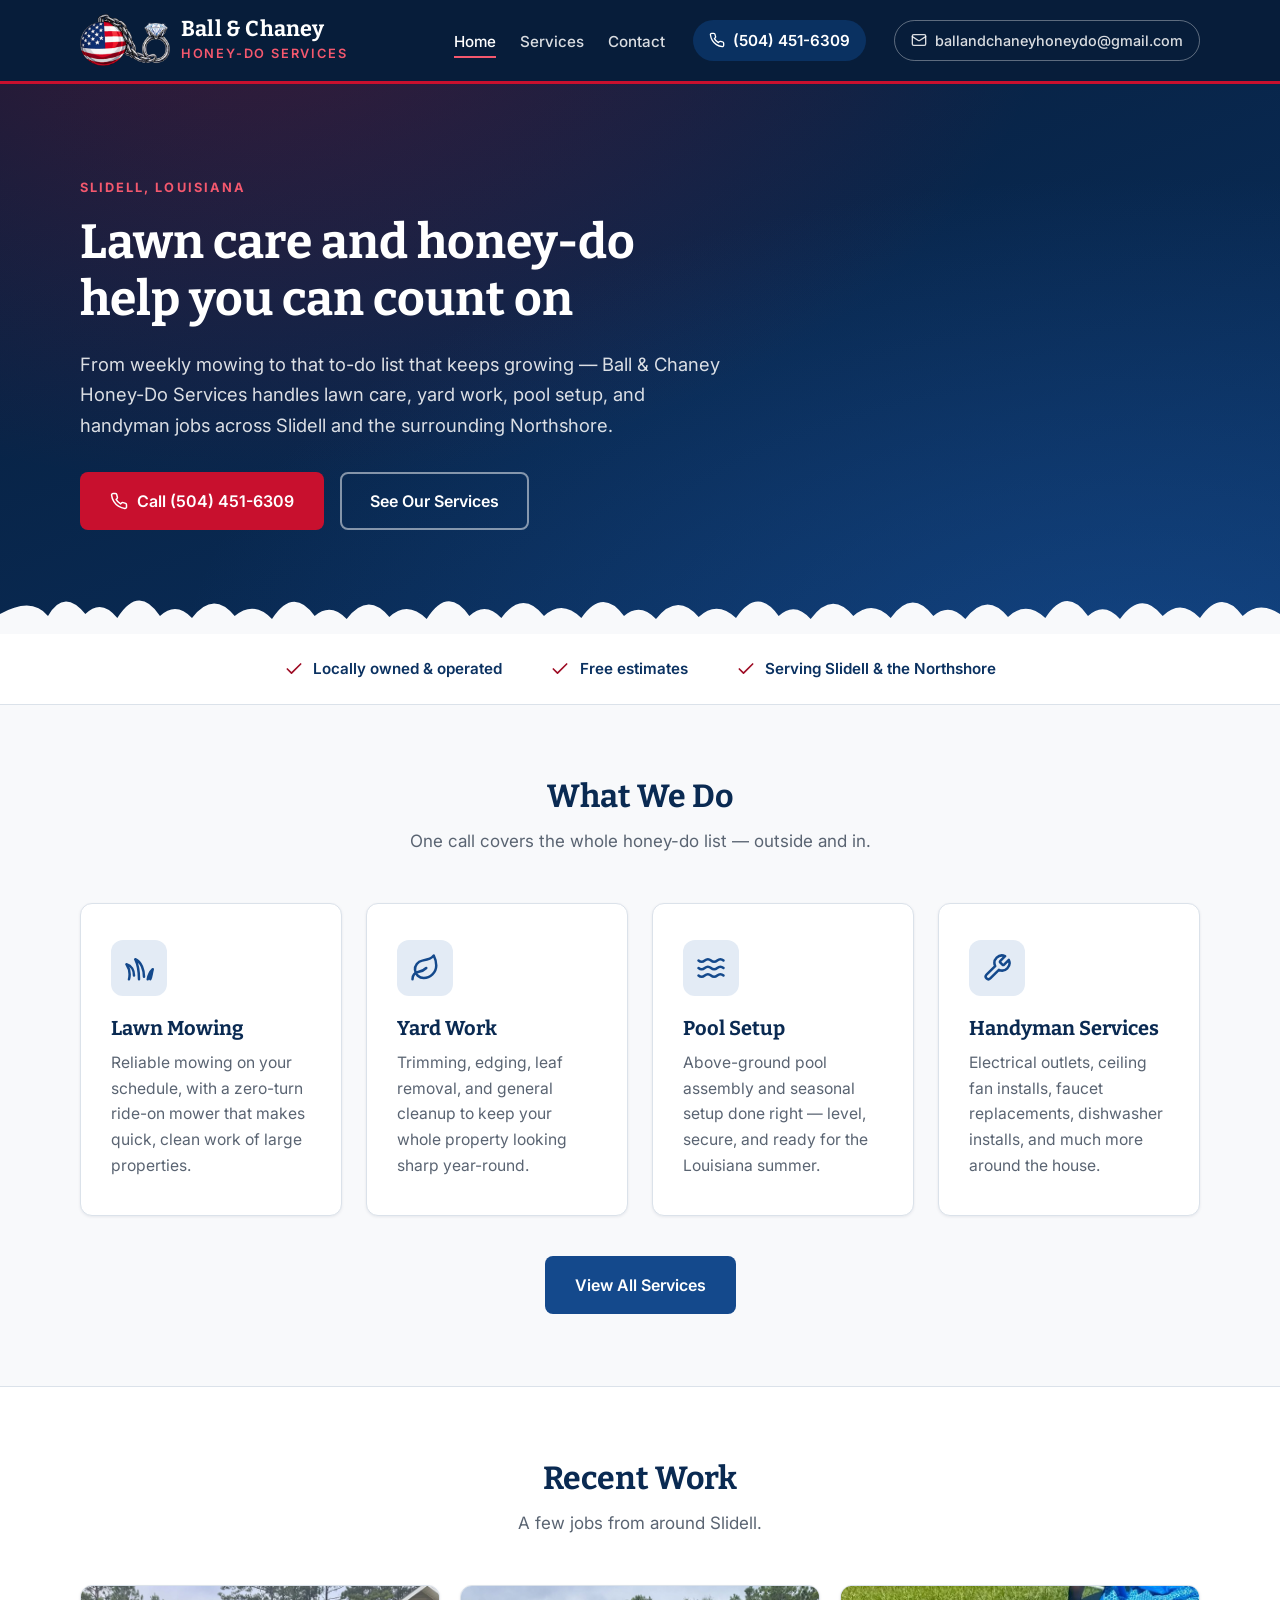
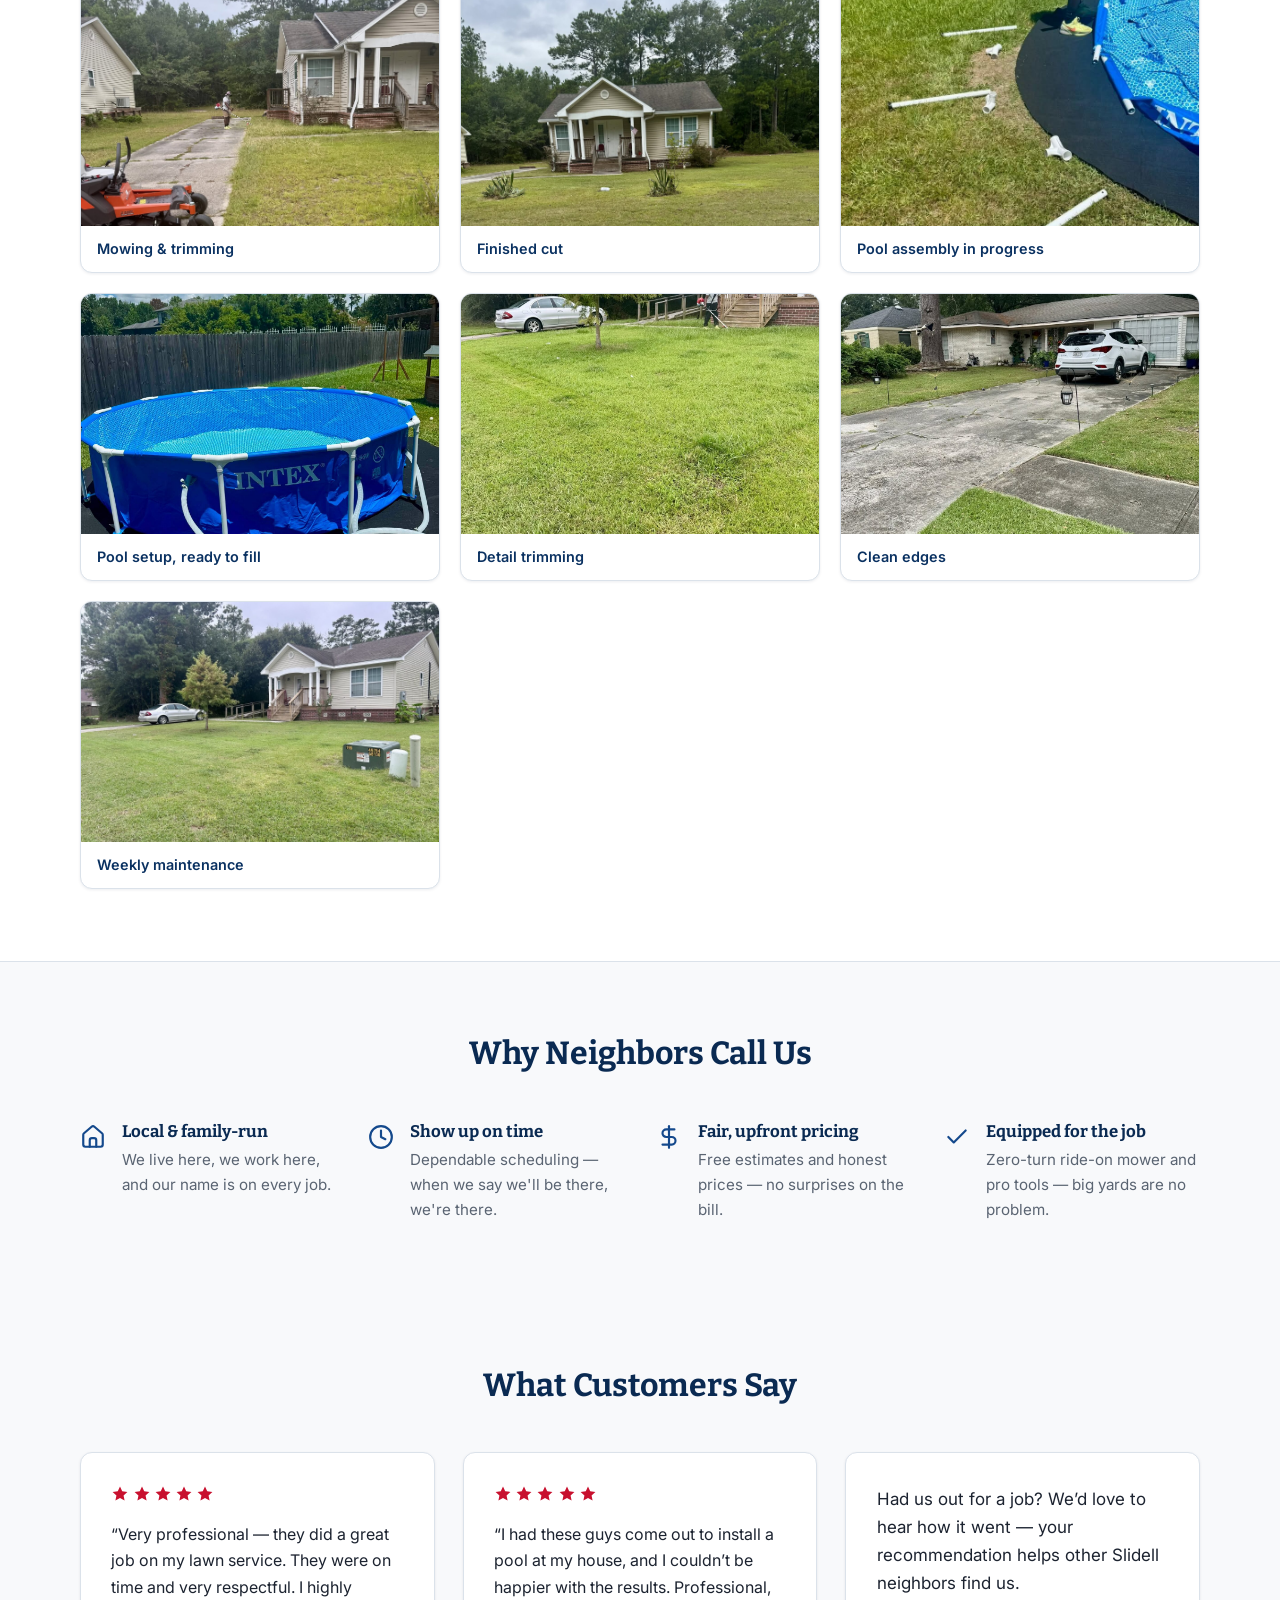
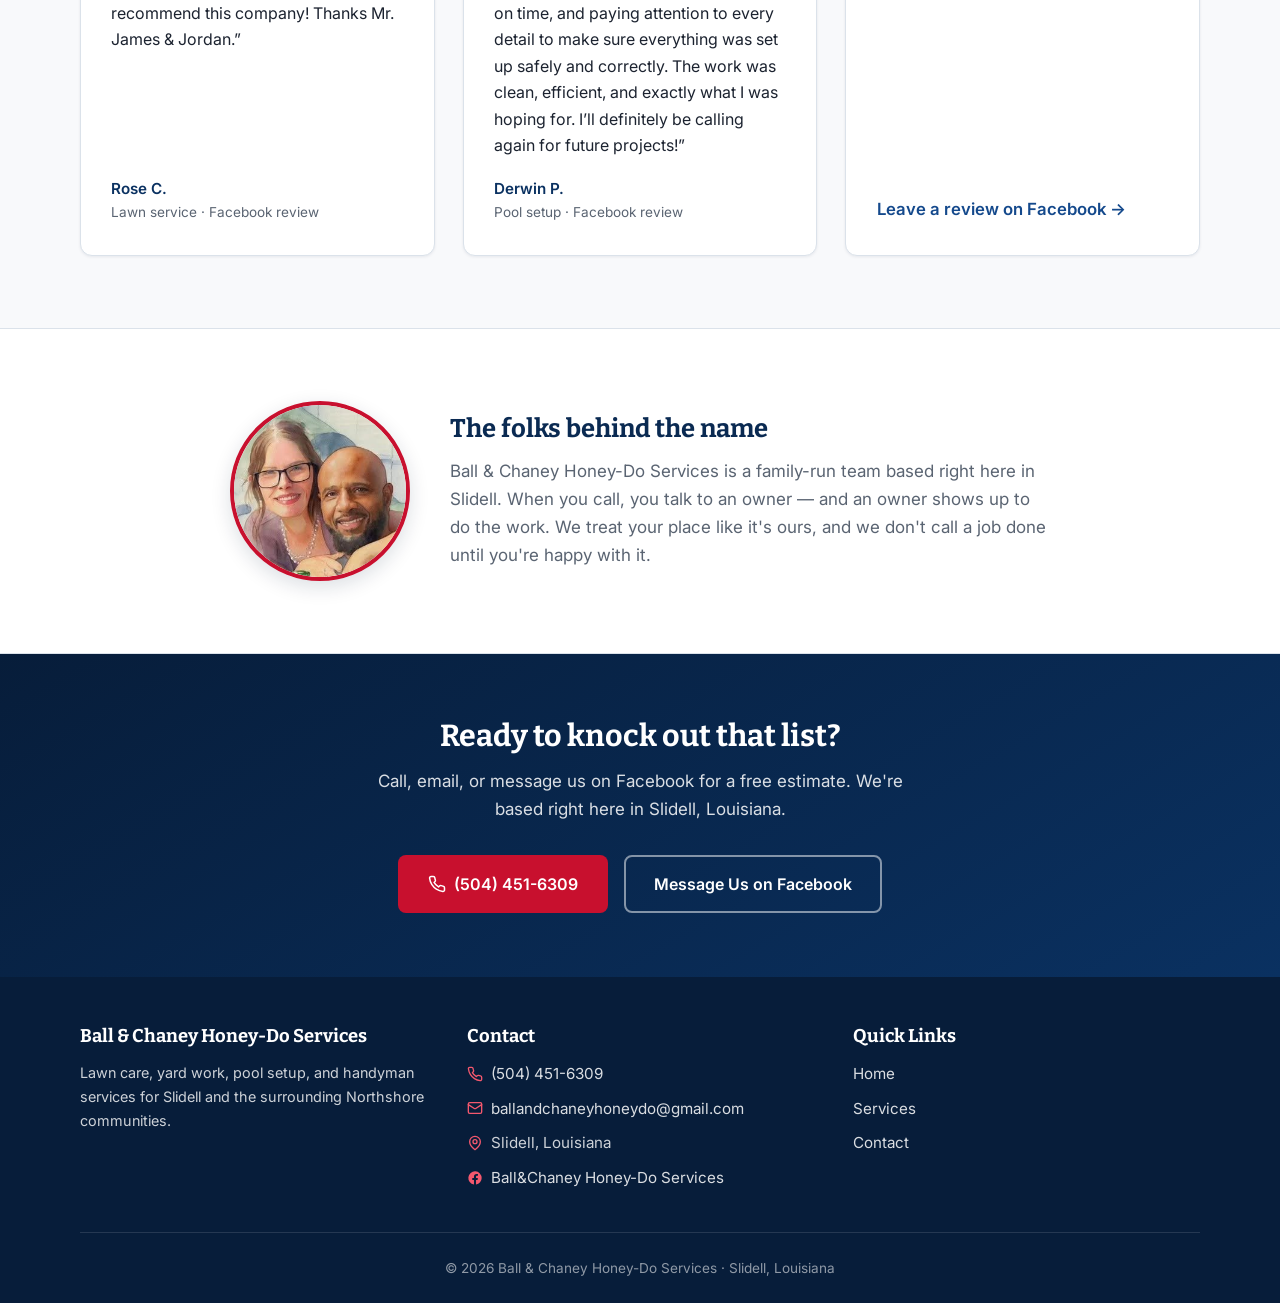
<file: index.html>
<!DOCTYPE html>
<html lang="en">
<head>
    <meta charset="UTF-8">
    <meta name="viewport" content="width=device-width, initial-scale=1.0">
    <title>Ball &amp; Chaney Honey-Do Services | Lawn Care &amp; Handyman | Slidell, LA</title>
    <meta name="description" content="Ball & Chaney Honey-Do Services provides reliable lawn mowing, yard work, pool setup, and handyman services in Slidell, Louisiana. Call (504) 451-6309 for a free estimate.">
    <link rel="icon" type="image/png" href="images/logo-icon.png">
    <link rel="canonical" href="https://ballandchaneyhoneydo.com/">
    <meta property="og:type" content="website">
    <meta property="og:url" content="https://ballandchaneyhoneydo.com/">
    <meta property="og:title" content="Ball & Chaney Honey-Do Services | Lawn Care & Handyman | Slidell, LA">
    <meta property="og:description" content="Reliable lawn mowing, yard work, pool setup, and handyman services in Slidell, Louisiana. Call (504) 451-6309 for a free estimate.">
    <meta property="og:image" content="https://ballandchaneyhoneydo.com/images/logo.png">
    <link rel="stylesheet" href="styles.css?v=3">
    <link rel="preconnect" href="https://fonts.googleapis.com">
    <link rel="preconnect" href="https://fonts.gstatic.com" crossorigin>
    <link href="https://fonts.googleapis.com/css2?family=Bitter:wght@600;700&family=Inter:wght@400;500;600;700&display=swap" rel="stylesheet">
</head>
<body>
    <header class="header">
        <div class="container">
            <a class="logo" href="index.html">
                <img class="logo-mark" src="images/logo.png" alt="Ball &amp; Chaney logo — an American flag ball and chain with a diamond ring">
                <div>
                    <h1>Ball &amp; Chaney</h1>
                    <p class="tagline">Honey-Do Services</p>
                </div>
            </a>
            <div class="header-right">
                <nav class="navbar" aria-label="Main navigation">
                    <ul>
                        <li><a href="index.html" class="active">Home</a></li>
                        <li><a href="services.html">Services</a></li>
                        <li><a href="contact.html">Contact</a></li>
                    </ul>
                </nav>
                <a class="header-phone" href="tel:+15044516309">
                    <svg viewBox="0 0 24 24" fill="none" stroke="currentColor" stroke-width="2" stroke-linecap="round" stroke-linejoin="round" aria-hidden="true"><path d="M22 16.92v3a2 2 0 0 1-2.18 2 19.79 19.79 0 0 1-8.63-3.07 19.5 19.5 0 0 1-6-6 19.79 19.79 0 0 1-3.07-8.67A2 2 0 0 1 4.11 2h3a2 2 0 0 1 2 1.72c.13.96.36 1.9.7 2.81a2 2 0 0 1-.45 2.11L8.09 9.91a16 16 0 0 0 6 6l1.27-1.27a2 2 0 0 1 2.11-.45c.91.34 1.85.57 2.81.7A2 2 0 0 1 22 16.92z"/></svg>
                    (504) 451-6309
                </a>
                <a class="header-email" href="mailto:ballandchaneyhoneydo@gmail.com">
                    <svg width="16" height="16" viewBox="0 0 24 24" fill="none" stroke="currentColor" stroke-width="2" stroke-linecap="round" stroke-linejoin="round" aria-hidden="true"><rect width="20" height="16" x="2" y="4" rx="2"/><path d="m22 7-8.97 5.7a1.94 1.94 0 0 1-2.06 0L2 7"/></svg>
                    ballandchaneyhoneydo@gmail.com
                </a>
            </div>
        </div>
    </header>

    <section class="hero">
        <div class="container">
            <div class="hero-content">
                <span class="kicker">Slidell, Louisiana</span>
                <h2>Lawn care and honey-do help you can count on</h2>
                <p>From weekly mowing to that to-do list that keeps growing — Ball &amp; Chaney Honey-Do Services handles lawn care, yard work, pool setup, and handyman jobs across Slidell and the surrounding Northshore.</p>
                <div class="hero-actions">
                    <a href="tel:+15044516309" class="btn btn-primary">
                        <svg viewBox="0 0 24 24" fill="none" stroke="currentColor" stroke-width="2" stroke-linecap="round" stroke-linejoin="round" aria-hidden="true"><path d="M22 16.92v3a2 2 0 0 1-2.18 2 19.79 19.79 0 0 1-8.63-3.07 19.5 19.5 0 0 1-6-6 19.79 19.79 0 0 1-3.07-8.67A2 2 0 0 1 4.11 2h3a2 2 0 0 1 2 1.72c.13.96.36 1.9.7 2.81a2 2 0 0 1-.45 2.11L8.09 9.91a16 16 0 0 0 6 6l1.27-1.27a2 2 0 0 1 2.11-.45c.91.34 1.85.57 2.81.7A2 2 0 0 1 22 16.92z"/></svg>
                        Call (504) 451-6309
                    </a>
                    <a href="services.html" class="btn btn-outline">See Our Services</a>
                </div>
            </div>
        </div>
    </section>

    <div class="trust-bar">
        <div class="container">
            <div class="trust-item">
                <svg viewBox="0 0 24 24" fill="none" stroke="currentColor" stroke-width="2" stroke-linecap="round" stroke-linejoin="round" aria-hidden="true"><path d="M20 6 9 17l-5-5"/></svg>
                Locally owned &amp; operated
            </div>
            <div class="trust-item">
                <svg viewBox="0 0 24 24" fill="none" stroke="currentColor" stroke-width="2" stroke-linecap="round" stroke-linejoin="round" aria-hidden="true"><path d="M20 6 9 17l-5-5"/></svg>
                Free estimates
            </div>
            <div class="trust-item">
                <svg viewBox="0 0 24 24" fill="none" stroke="currentColor" stroke-width="2" stroke-linecap="round" stroke-linejoin="round" aria-hidden="true"><path d="M20 6 9 17l-5-5"/></svg>
                Serving Slidell &amp; the Northshore
            </div>
        </div>
    </div>

    <section class="section">
        <div class="container">
            <div class="section-head">
                <h2>What We Do</h2>
                <p>One call covers the whole honey-do list — outside and in.</p>
            </div>
            <div class="service-grid">
                <div class="service-card">
                    <div class="service-icon">
                        <svg viewBox="0 0 24 24" fill="none" stroke="currentColor" stroke-width="2" stroke-linecap="round" stroke-linejoin="round" aria-hidden="true"><path d="M4 21c1-4 0-9-2-12 4 1 6 5 6 9M12 21c0-6-1-12-3-16 5 2 7 9 7 14M19 21c.5-3 2-6 4-8-1 4-1 6-2 8"/></svg>
                    </div>
                    <h3>Lawn Mowing</h3>
                    <p>Reliable mowing on your schedule, with a zero-turn ride-on mower that makes quick, clean work of large properties.</p>
                </div>
                <div class="service-card">
                    <div class="service-icon">
                        <svg viewBox="0 0 24 24" fill="none" stroke="currentColor" stroke-width="2" stroke-linecap="round" stroke-linejoin="round" aria-hidden="true"><path d="M11 20A7 7 0 0 1 9.8 6.1C15.5 5 17 4.48 19 2c1 2 2 4.18 2 8 0 5.5-4.78 10-10 10Z"/><path d="M2 21c0-3 1.85-5.36 5.08-6C9.5 14.52 12 13 13 12"/></svg>
                    </div>
                    <h3>Yard Work</h3>
                    <p>Trimming, edging, leaf removal, and general cleanup to keep your whole property looking sharp year-round.</p>
                </div>
                <div class="service-card">
                    <div class="service-icon">
                        <svg viewBox="0 0 24 24" fill="none" stroke="currentColor" stroke-width="2" stroke-linecap="round" stroke-linejoin="round" aria-hidden="true"><path d="M2 6c.6.5 1.2 1 2.5 1C7 7 7 5 9.5 5c2.6 0 2.4 2 5 2 2.5 0 2.5-2 5-2 1.3 0 1.9.5 2.5 1"/><path d="M2 12c.6.5 1.2 1 2.5 1 2.5 0 2.5-2 5-2 2.6 0 2.4 2 5 2 2.5 0 2.5-2 5-2 1.3 0 1.9.5 2.5 1"/><path d="M2 18c.6.5 1.2 1 2.5 1 2.5 0 2.5-2 5-2 2.6 0 2.4 2 5 2 2.5 0 2.5-2 5-2 1.3 0 1.9.5 2.5 1"/></svg>
                    </div>
                    <h3>Pool Setup</h3>
                    <p>Above-ground pool assembly and seasonal setup done right — level, secure, and ready for the Louisiana summer.</p>
                </div>
                <div class="service-card">
                    <div class="service-icon">
                        <svg viewBox="0 0 24 24" fill="none" stroke="currentColor" stroke-width="2" stroke-linecap="round" stroke-linejoin="round" aria-hidden="true"><path d="M14.7 6.3a1 1 0 0 0 0 1.4l1.6 1.6a1 1 0 0 0 1.4 0l3.77-3.77a6 6 0 0 1-7.94 7.94l-6.91 6.91a2.12 2.12 0 0 1-3-3l6.91-6.91a6 6 0 0 1 7.94-7.94l-3.76 3.76z"/></svg>
                    </div>
                    <h3>Handyman Services</h3>
                    <p>Electrical outlets, ceiling fan installs, faucet replacements, dishwasher installs, and much more around the house.</p>
                </div>
            </div>
            <div class="text-center">
                <a href="services.html" class="btn btn-secondary">View All Services</a>
            </div>
        </div>
    </section>

    <section class="section section-alt" id="recent-work">
        <div class="container">
            <div class="section-head">
                <h2>Recent Work</h2>
                <p>A few jobs from around Slidell.</p>
            </div>
            <div class="gallery-grid">
                <figure class="gallery-item">
                    <img src="images/mowing-zero-turn.jpg" alt="Zero-turn mower and trimming work at a Slidell home" loading="lazy" onerror="this.closest('figure').remove()">
                    <figcaption>Mowing &amp; trimming</figcaption>
                </figure>
                <figure class="gallery-item">
                    <img src="images/lawn-finished-1.jpg" alt="Freshly cut lawn at a Slidell home" loading="lazy" onerror="this.closest('figure').remove()">
                    <figcaption>Finished cut</figcaption>
                </figure>
                <figure class="gallery-item">
                    <img src="images/pool-setup-during.jpg" alt="Above-ground pool frame assembly in progress" loading="lazy" onerror="this.closest('figure').remove()">
                    <figcaption>Pool assembly in progress</figcaption>
                </figure>
                <figure class="gallery-item">
                    <img src="images/pool-setup-complete.jpg" alt="Completed above-ground pool installation" loading="lazy" onerror="this.closest('figure').remove()">
                    <figcaption>Pool setup, ready to fill</figcaption>
                </figure>
                <figure class="gallery-item">
                    <img src="images/trimming.jpg" alt="String trimming along a front porch" loading="lazy" onerror="this.closest('figure').remove()">
                    <figcaption>Detail trimming</figcaption>
                </figure>
                <figure class="gallery-item">
                    <img src="images/lawn-finished-2.jpg" alt="Neatly edged lawn and driveway" loading="lazy" onerror="this.closest('figure').remove()">
                    <figcaption>Clean edges</figcaption>
                </figure>
                <figure class="gallery-item">
                    <img src="images/lawn-finished-3.jpg" alt="Freshly mowed front yard" loading="lazy" onerror="this.closest('figure').remove()">
                    <figcaption>Weekly maintenance</figcaption>
                </figure>
            </div>
        </div>
    </section>

    <section class="section">
        <div class="container">
            <div class="section-head">
                <h2>Why Neighbors Call Us</h2>
            </div>
            <div class="why-grid">
                <div class="why-item">
                    <svg viewBox="0 0 24 24" fill="none" stroke="currentColor" stroke-width="2" stroke-linecap="round" stroke-linejoin="round" aria-hidden="true"><path d="M3 10a2 2 0 0 1 .7-1.5l7-6a2 2 0 0 1 2.6 0l7 6A2 2 0 0 1 21 10v9a2 2 0 0 1-2 2H5a2 2 0 0 1-2-2z"/><path d="M9 21v-6a2 2 0 0 1 2-2h2a2 2 0 0 1 2 2v6"/></svg>
                    <div>
                        <h3>Local &amp; family-run</h3>
                        <p>We live here, we work here, and our name is on every job.</p>
                    </div>
                </div>
                <div class="why-item">
                    <svg viewBox="0 0 24 24" fill="none" stroke="currentColor" stroke-width="2" stroke-linecap="round" stroke-linejoin="round" aria-hidden="true"><circle cx="12" cy="12" r="10"/><path d="M12 6v6l4 2"/></svg>
                    <div>
                        <h3>Show up on time</h3>
                        <p>Dependable scheduling — when we say we'll be there, we're there.</p>
                    </div>
                </div>
                <div class="why-item">
                    <svg viewBox="0 0 24 24" fill="none" stroke="currentColor" stroke-width="2" stroke-linecap="round" stroke-linejoin="round" aria-hidden="true"><line x1="12" x2="12" y1="2" y2="22"/><path d="M17 5H9.5a3.5 3.5 0 0 0 0 7h5a3.5 3.5 0 0 1 0 7H6"/></svg>
                    <div>
                        <h3>Fair, upfront pricing</h3>
                        <p>Free estimates and honest prices — no surprises on the bill.</p>
                    </div>
                </div>
                <div class="why-item">
                    <svg viewBox="0 0 24 24" fill="none" stroke="currentColor" stroke-width="2" stroke-linecap="round" stroke-linejoin="round" aria-hidden="true"><path d="M20 6 9 17l-5-5"/></svg>
                    <div>
                        <h3>Equipped for the job</h3>
                        <p>Zero-turn ride-on mower and pro tools — big yards are no problem.</p>
                    </div>
                </div>
            </div>
        </div>
    </section>

    <section class="section">
        <div class="container">
            <div class="section-head">
                <h2>What Customers Say</h2>
            </div>
            <div class="testimonial-grid">
                <div class="testimonial-card">
                    
                    <div class="testimonial-stars" aria-label="5 out of 5 stars">
                        <svg viewBox="0 0 24 24" fill="currentColor" aria-hidden="true"><path d="M12 2l2.94 6.34 6.94.83-5.13 4.74 1.37 6.86L12 17.27l-6.12 3.5 1.37-6.86L2.12 9.17l6.94-.83z"/></svg><svg viewBox="0 0 24 24" fill="currentColor" aria-hidden="true"><path d="M12 2l2.94 6.34 6.94.83-5.13 4.74 1.37 6.86L12 17.27l-6.12 3.5 1.37-6.86L2.12 9.17l6.94-.83z"/></svg><svg viewBox="0 0 24 24" fill="currentColor" aria-hidden="true"><path d="M12 2l2.94 6.34 6.94.83-5.13 4.74 1.37 6.86L12 17.27l-6.12 3.5 1.37-6.86L2.12 9.17l6.94-.83z"/></svg><svg viewBox="0 0 24 24" fill="currentColor" aria-hidden="true"><path d="M12 2l2.94 6.34 6.94.83-5.13 4.74 1.37 6.86L12 17.27l-6.12 3.5 1.37-6.86L2.12 9.17l6.94-.83z"/></svg><svg viewBox="0 0 24 24" fill="currentColor" aria-hidden="true"><path d="M12 2l2.94 6.34 6.94.83-5.13 4.74 1.37 6.86L12 17.27l-6.12 3.5 1.37-6.86L2.12 9.17l6.94-.83z"/></svg>
                    </div>
                    <blockquote>Very professional — they did a great job on my lawn service. They were on time and very respectful. I highly recommend this company! Thanks Mr. James &amp; Jordan.</blockquote>
                    <cite>Rose C.<span>Lawn service &middot; Facebook review</span></cite>
                </div>
                <div class="testimonial-card">
                    
                    <div class="testimonial-stars" aria-label="5 out of 5 stars">
                        <svg viewBox="0 0 24 24" fill="currentColor" aria-hidden="true"><path d="M12 2l2.94 6.34 6.94.83-5.13 4.74 1.37 6.86L12 17.27l-6.12 3.5 1.37-6.86L2.12 9.17l6.94-.83z"/></svg><svg viewBox="0 0 24 24" fill="currentColor" aria-hidden="true"><path d="M12 2l2.94 6.34 6.94.83-5.13 4.74 1.37 6.86L12 17.27l-6.12 3.5 1.37-6.86L2.12 9.17l6.94-.83z"/></svg><svg viewBox="0 0 24 24" fill="currentColor" aria-hidden="true"><path d="M12 2l2.94 6.34 6.94.83-5.13 4.74 1.37 6.86L12 17.27l-6.12 3.5 1.37-6.86L2.12 9.17l6.94-.83z"/></svg><svg viewBox="0 0 24 24" fill="currentColor" aria-hidden="true"><path d="M12 2l2.94 6.34 6.94.83-5.13 4.74 1.37 6.86L12 17.27l-6.12 3.5 1.37-6.86L2.12 9.17l6.94-.83z"/></svg><svg viewBox="0 0 24 24" fill="currentColor" aria-hidden="true"><path d="M12 2l2.94 6.34 6.94.83-5.13 4.74 1.37 6.86L12 17.27l-6.12 3.5 1.37-6.86L2.12 9.17l6.94-.83z"/></svg>
                    </div>
                    <blockquote>I had these guys come out to install a pool at my house, and I couldn&rsquo;t be happier with the results. Professional, on time, and paying attention to every detail to make sure everything was set up safely and correctly. The work was clean, efficient, and exactly what I was hoping for. I&rsquo;ll definitely be calling again for future projects!</blockquote>
                    <cite>Derwin P.<span>Pool setup &middot; Facebook review</span></cite>
                </div>
                <div class="testimonial-card">
                    <p class="testimonial-invite">Had us out for a job? We&rsquo;d love to hear how it went &mdash; your recommendation helps other Slidell neighbors find us.</p>
                    <a class="contact-link" href="https://www.facebook.com/share/196xAoV2Mr/" target="_blank" rel="noopener">Leave a review on Facebook &rarr;</a>
                </div>
            </div>
        </div>
    </section>

    <section class="section section-alt">
        <div class="container">
            <div class="about-owners">
                <img src="images/owners.jpg" alt="The owners of Ball &amp; Chaney Honey-Do Services" onerror="this.closest('section').remove()">
                <div>
                    <h2>The folks behind the name</h2>
                    <p>Ball &amp; Chaney Honey-Do Services is a family-run team based right here in Slidell. When you call, you talk to an owner — and an owner shows up to do the work. We treat your place like it's ours, and we don't call a job done until you're happy with it.</p>
                </div>
            </div>
        </div>
    </section>

    <section class="cta-section">
        <div class="container">
            <h2>Ready to knock out that list?</h2>
            <p>Call, email, or message us on Facebook for a free estimate. We're based right here in Slidell, Louisiana.</p>
            <div class="cta-actions">
                <a href="tel:+15044516309" class="btn btn-primary">
                    <svg viewBox="0 0 24 24" fill="none" stroke="currentColor" stroke-width="2" stroke-linecap="round" stroke-linejoin="round" aria-hidden="true"><path d="M22 16.92v3a2 2 0 0 1-2.18 2 19.79 19.79 0 0 1-8.63-3.07 19.5 19.5 0 0 1-6-6 19.79 19.79 0 0 1-3.07-8.67A2 2 0 0 1 4.11 2h3a2 2 0 0 1 2 1.72c.13.96.36 1.9.7 2.81a2 2 0 0 1-.45 2.11L8.09 9.91a16 16 0 0 0 6 6l1.27-1.27a2 2 0 0 1 2.11-.45c.91.34 1.85.57 2.81.7A2 2 0 0 1 22 16.92z"/></svg>
                    (504) 451-6309
                </a>
                <a href="https://www.facebook.com/share/196xAoV2Mr/" target="_blank" rel="noopener" class="btn btn-outline">Message Us on Facebook</a>
            </div>
        </div>
    </section>

    <footer class="footer">
        <div class="container">
            <div class="footer-content">
                <div class="footer-logo">
                    <h3>Ball &amp; Chaney Honey-Do Services</h3>
                    <p>Lawn care, yard work, pool setup, and handyman services for Slidell and the surrounding Northshore communities.</p>
                </div>
                <div>
                    <h3>Contact</h3>
                    <ul class="footer-list">
                        <li>
                            <svg viewBox="0 0 24 24" fill="none" stroke="currentColor" stroke-width="2" stroke-linecap="round" stroke-linejoin="round" aria-hidden="true"><path d="M22 16.92v3a2 2 0 0 1-2.18 2 19.79 19.79 0 0 1-8.63-3.07 19.5 19.5 0 0 1-6-6 19.79 19.79 0 0 1-3.07-8.67A2 2 0 0 1 4.11 2h3a2 2 0 0 1 2 1.72c.13.96.36 1.9.7 2.81a2 2 0 0 1-.45 2.11L8.09 9.91a16 16 0 0 0 6 6l1.27-1.27a2 2 0 0 1 2.11-.45c.91.34 1.85.57 2.81.7A2 2 0 0 1 22 16.92z"/></svg>
                            <a href="tel:+15044516309">(504) 451-6309</a>
                        </li>
                        <li>
                            <svg viewBox="0 0 24 24" fill="none" stroke="currentColor" stroke-width="2" stroke-linecap="round" stroke-linejoin="round" aria-hidden="true"><rect width="20" height="16" x="2" y="4" rx="2"/><path d="m22 7-8.97 5.7a1.94 1.94 0 0 1-2.06 0L2 7"/></svg>
                            <a href="mailto:ballandchaneyhoneydo@gmail.com">ballandchaneyhoneydo@gmail.com</a>
                        </li>
                        <li>
                            <svg viewBox="0 0 24 24" fill="none" stroke="currentColor" stroke-width="2" stroke-linecap="round" stroke-linejoin="round" aria-hidden="true"><path d="M20 10c0 6-8 12-8 12s-8-6-8-12a8 8 0 0 1 16 0Z"/><circle cx="12" cy="10" r="3"/></svg>
                            Slidell, Louisiana
                        </li>
                        <li>
                            <svg viewBox="0 0 24 24" fill="currentColor" aria-hidden="true"><path d="M22 12a10 10 0 1 0-11.56 9.88v-6.99H7.9V12h2.54V9.8c0-2.5 1.49-3.89 3.77-3.89 1.09 0 2.23.2 2.23.2v2.46h-1.26c-1.24 0-1.63.77-1.63 1.56V12h2.78l-.44 2.89h-2.34v6.99A10 10 0 0 0 22 12Z"/></svg>
                            <a href="https://www.facebook.com/share/196xAoV2Mr/" target="_blank" rel="noopener">Ball&amp;Chaney Honey-Do Services</a>
                        </li>
                    </ul>
                </div>
                <div>
                    <h3>Quick Links</h3>
                    <ul class="footer-list">
                        <li><a href="index.html">Home</a></li>
                        <li><a href="services.html">Services</a></li>
                        <li><a href="contact.html">Contact</a></li>
                    </ul>
                </div>
            </div>
            <div class="copyright">
                <p>&copy; 2026 Ball &amp; Chaney Honey-Do Services &middot; Slidell, Louisiana</p>
            </div>
        </div>
    </footer>
    <script>
        // Hide the Recent Work section entirely if no gallery photos loaded
        window.addEventListener('load', function () {
            var section = document.getElementById('recent-work');
            if (section && !section.querySelector('.gallery-item')) {
                section.remove();
            }
        });
    </script>
</body>
</html>
</file>
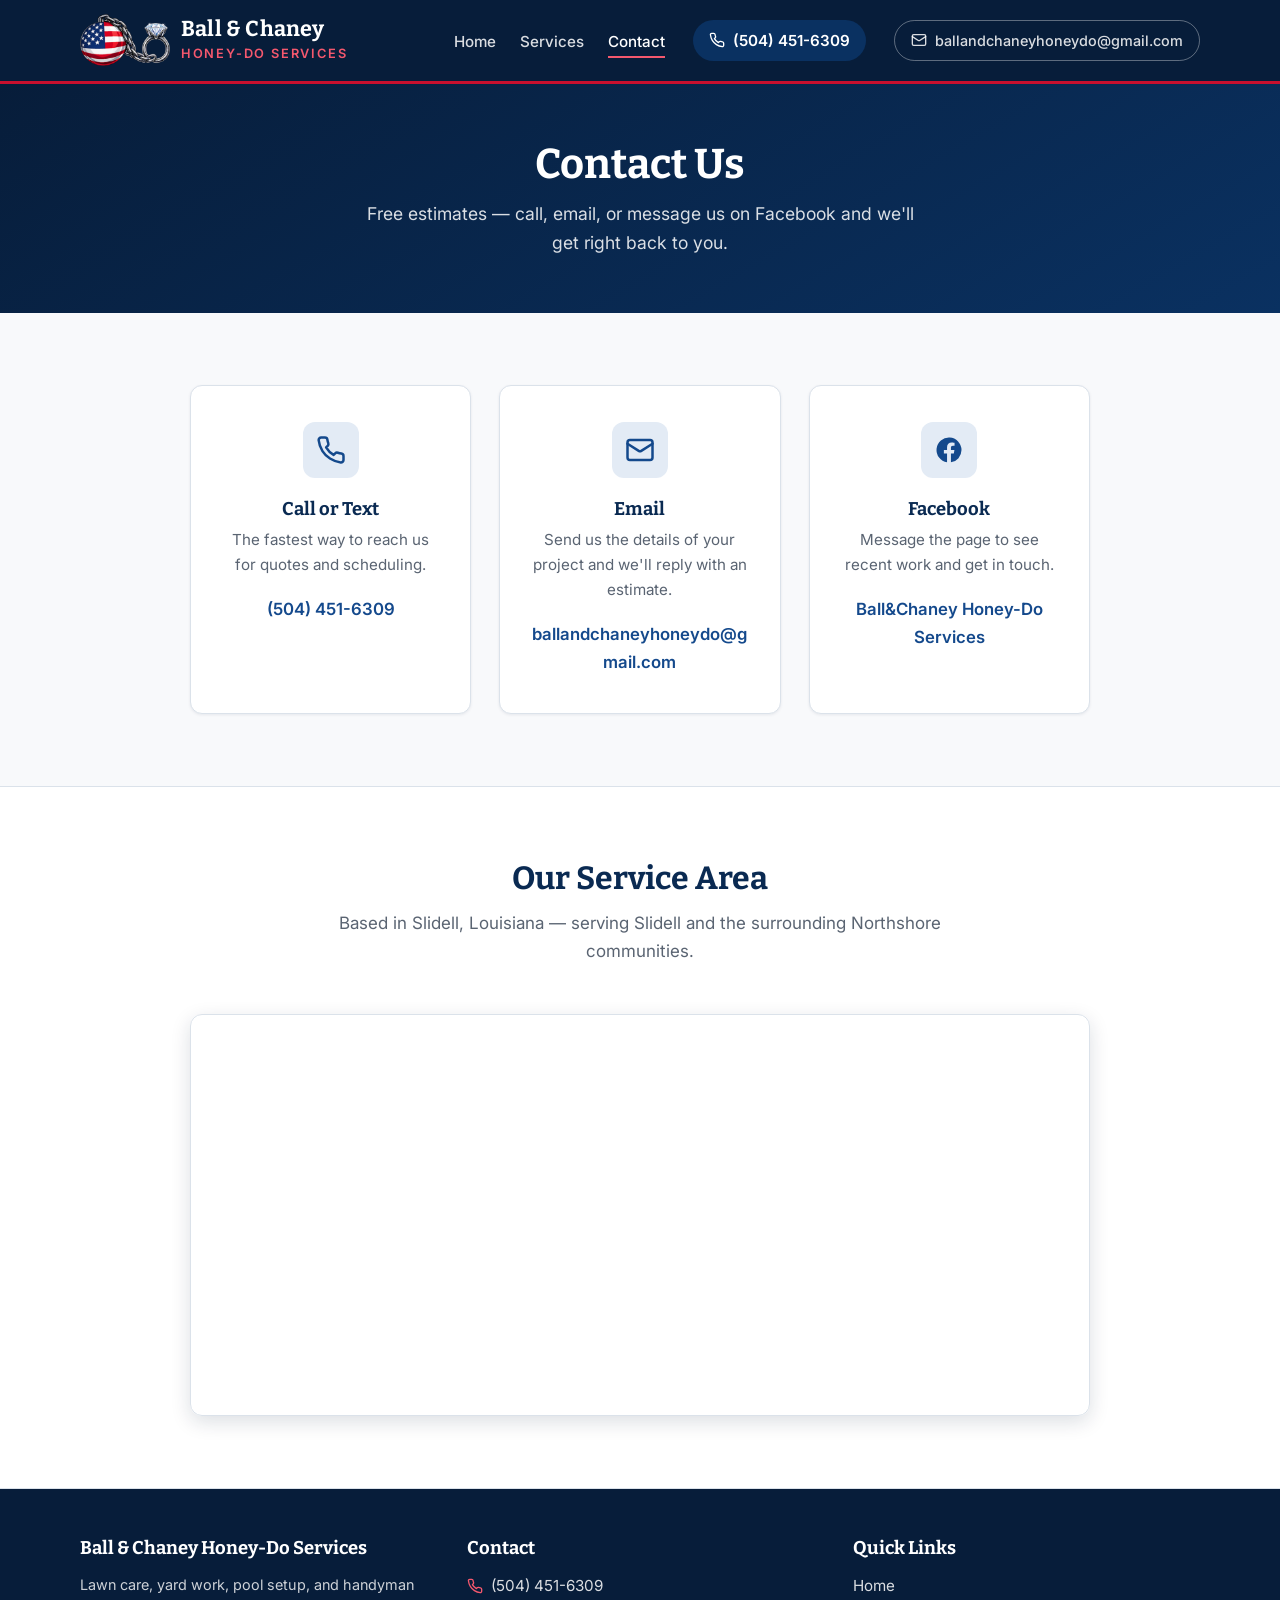
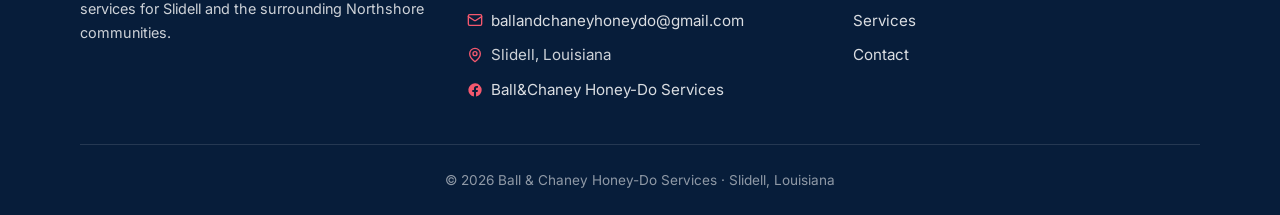
<file: contact.html>
<!DOCTYPE html>
<html lang="en">
<head>
    <meta charset="UTF-8">
    <meta name="viewport" content="width=device-width, initial-scale=1.0">
    <title>Contact | Ball &amp; Chaney Honey-Do Services | Slidell, LA</title>
    <meta name="description" content="Contact Ball & Chaney Honey-Do Services in Slidell, LA. Call (504) 451-6309, email ballandchaneyhoneydo@gmail.com, or message us on Facebook for a free estimate.">
    <link rel="icon" type="image/png" href="images/logo-icon.png">
    <link rel="canonical" href="https://ballandchaneyhoneydo.com/contact.html">
    <meta property="og:type" content="website">
    <meta property="og:url" content="https://ballandchaneyhoneydo.com/contact.html">
    <meta property="og:title" content="Contact | Ball & Chaney Honey-Do Services">
    <meta property="og:description" content="Call (504) 451-6309 or email for a free estimate in Slidell, Louisiana.">
    <meta property="og:image" content="https://ballandchaneyhoneydo.com/images/logo.png">
    <link rel="stylesheet" href="styles.css?v=3">
    <link rel="preconnect" href="https://fonts.googleapis.com">
    <link rel="preconnect" href="https://fonts.gstatic.com" crossorigin>
    <link href="https://fonts.googleapis.com/css2?family=Bitter:wght@600;700&family=Inter:wght@400;500;600;700&display=swap" rel="stylesheet">
</head>
<body>
    <header class="header">
        <div class="container">
            <a class="logo" href="index.html">
                <img class="logo-mark" src="images/logo.png" alt="Ball &amp; Chaney logo — an American flag ball and chain with a diamond ring">
                <div>
                    <h1>Ball &amp; Chaney</h1>
                    <p class="tagline">Honey-Do Services</p>
                </div>
            </a>
            <div class="header-right">
                <nav class="navbar" aria-label="Main navigation">
                    <ul>
                        <li><a href="index.html">Home</a></li>
                        <li><a href="services.html">Services</a></li>
                        <li><a href="contact.html" class="active">Contact</a></li>
                    </ul>
                </nav>
                <a class="header-phone" href="tel:+15044516309">
                    <svg viewBox="0 0 24 24" fill="none" stroke="currentColor" stroke-width="2" stroke-linecap="round" stroke-linejoin="round" aria-hidden="true"><path d="M22 16.92v3a2 2 0 0 1-2.18 2 19.79 19.79 0 0 1-8.63-3.07 19.5 19.5 0 0 1-6-6 19.79 19.79 0 0 1-3.07-8.67A2 2 0 0 1 4.11 2h3a2 2 0 0 1 2 1.72c.13.96.36 1.9.7 2.81a2 2 0 0 1-.45 2.11L8.09 9.91a16 16 0 0 0 6 6l1.27-1.27a2 2 0 0 1 2.11-.45c.91.34 1.85.57 2.81.7A2 2 0 0 1 22 16.92z"/></svg>
                    (504) 451-6309
                </a>
                <a class="header-email" href="mailto:ballandchaneyhoneydo@gmail.com">
                    <svg width="16" height="16" viewBox="0 0 24 24" fill="none" stroke="currentColor" stroke-width="2" stroke-linecap="round" stroke-linejoin="round" aria-hidden="true"><rect width="20" height="16" x="2" y="4" rx="2"/><path d="m22 7-8.97 5.7a1.94 1.94 0 0 1-2.06 0L2 7"/></svg>
                    ballandchaneyhoneydo@gmail.com
                </a>
            </div>
        </div>
    </header>

    <section class="page-header">
        <div class="container">
            <h1>Contact Us</h1>
            <p>Free estimates — call, email, or message us on Facebook and we'll get right back to you.</p>
        </div>
    </section>

    <section class="section">
        <div class="container">
            <div class="contact-grid">
                <div class="contact-card">
                    <div class="service-icon">
                        <svg viewBox="0 0 24 24" fill="none" stroke="currentColor" stroke-width="2" stroke-linecap="round" stroke-linejoin="round" aria-hidden="true"><path d="M22 16.92v3a2 2 0 0 1-2.18 2 19.79 19.79 0 0 1-8.63-3.07 19.5 19.5 0 0 1-6-6 19.79 19.79 0 0 1-3.07-8.67A2 2 0 0 1 4.11 2h3a2 2 0 0 1 2 1.72c.13.96.36 1.9.7 2.81a2 2 0 0 1-.45 2.11L8.09 9.91a16 16 0 0 0 6 6l1.27-1.27a2 2 0 0 1 2.11-.45c.91.34 1.85.57 2.81.7A2 2 0 0 1 22 16.92z"/></svg>
                    </div>
                    <h3>Call or Text</h3>
                    <p>The fastest way to reach us for quotes and scheduling.</p>
                    <a class="contact-link" href="tel:+15044516309">(504) 451-6309</a>
                </div>
                <div class="contact-card">
                    <div class="service-icon">
                        <svg viewBox="0 0 24 24" fill="none" stroke="currentColor" stroke-width="2" stroke-linecap="round" stroke-linejoin="round" aria-hidden="true"><rect width="20" height="16" x="2" y="4" rx="2"/><path d="m22 7-8.97 5.7a1.94 1.94 0 0 1-2.06 0L2 7"/></svg>
                    </div>
                    <h3>Email</h3>
                    <p>Send us the details of your project and we'll reply with an estimate.</p>
                    <a class="contact-link" href="mailto:ballandchaneyhoneydo@gmail.com">ballandchaneyhoneydo@gmail.com</a>
                </div>
                <div class="contact-card">
                    <div class="service-icon">
                        <svg viewBox="0 0 24 24" fill="currentColor" aria-hidden="true"><path d="M22 12a10 10 0 1 0-11.56 9.88v-6.99H7.9V12h2.54V9.8c0-2.5 1.49-3.89 3.77-3.89 1.09 0 2.23.2 2.23.2v2.46h-1.26c-1.24 0-1.63.77-1.63 1.56V12h2.78l-.44 2.89h-2.34v6.99A10 10 0 0 0 22 12Z"/></svg>
                    </div>
                    <h3>Facebook</h3>
                    <p>Message the page to see recent work and get in touch.</p>
                    <a class="contact-link" href="https://www.facebook.com/share/196xAoV2Mr/" target="_blank" rel="noopener">Ball&amp;Chaney Honey-Do Services</a>
                </div>
            </div>
        </div>
    </section>

    <section class="section section-alt">
        <div class="container">
            <div class="section-head">
                <h2>Our Service Area</h2>
                <p>Based in Slidell, Louisiana — serving Slidell and the surrounding Northshore communities.</p>
            </div>
            <div class="map-container">
                <iframe
                    src="https://www.google.com/maps?q=Slidell,+LA&z=11&output=embed"
                    title="Map of Slidell, Louisiana service area"
                    allowfullscreen=""
                    loading="lazy"
                    referrerpolicy="no-referrer-when-downgrade">
                </iframe>
            </div>
        </div>
    </section>

    <footer class="footer">
        <div class="container">
            <div class="footer-content">
                <div class="footer-logo">
                    <h3>Ball &amp; Chaney Honey-Do Services</h3>
                    <p>Lawn care, yard work, pool setup, and handyman services for Slidell and the surrounding Northshore communities.</p>
                </div>
                <div>
                    <h3>Contact</h3>
                    <ul class="footer-list">
                        <li>
                            <svg viewBox="0 0 24 24" fill="none" stroke="currentColor" stroke-width="2" stroke-linecap="round" stroke-linejoin="round" aria-hidden="true"><path d="M22 16.92v3a2 2 0 0 1-2.18 2 19.79 19.79 0 0 1-8.63-3.07 19.5 19.5 0 0 1-6-6 19.79 19.79 0 0 1-3.07-8.67A2 2 0 0 1 4.11 2h3a2 2 0 0 1 2 1.72c.13.96.36 1.9.7 2.81a2 2 0 0 1-.45 2.11L8.09 9.91a16 16 0 0 0 6 6l1.27-1.27a2 2 0 0 1 2.11-.45c.91.34 1.85.57 2.81.7A2 2 0 0 1 22 16.92z"/></svg>
                            <a href="tel:+15044516309">(504) 451-6309</a>
                        </li>
                        <li>
                            <svg viewBox="0 0 24 24" fill="none" stroke="currentColor" stroke-width="2" stroke-linecap="round" stroke-linejoin="round" aria-hidden="true"><rect width="20" height="16" x="2" y="4" rx="2"/><path d="m22 7-8.97 5.7a1.94 1.94 0 0 1-2.06 0L2 7"/></svg>
                            <a href="mailto:ballandchaneyhoneydo@gmail.com">ballandchaneyhoneydo@gmail.com</a>
                        </li>
                        <li>
                            <svg viewBox="0 0 24 24" fill="none" stroke="currentColor" stroke-width="2" stroke-linecap="round" stroke-linejoin="round" aria-hidden="true"><path d="M20 10c0 6-8 12-8 12s-8-6-8-12a8 8 0 0 1 16 0Z"/><circle cx="12" cy="10" r="3"/></svg>
                            Slidell, Louisiana
                        </li>
                        <li>
                            <svg viewBox="0 0 24 24" fill="currentColor" aria-hidden="true"><path d="M22 12a10 10 0 1 0-11.56 9.88v-6.99H7.9V12h2.54V9.8c0-2.5 1.49-3.89 3.77-3.89 1.09 0 2.23.2 2.23.2v2.46h-1.26c-1.24 0-1.63.77-1.63 1.56V12h2.78l-.44 2.89h-2.34v6.99A10 10 0 0 0 22 12Z"/></svg>
                            <a href="https://www.facebook.com/share/196xAoV2Mr/" target="_blank" rel="noopener">Ball&amp;Chaney Honey-Do Services</a>
                        </li>
                    </ul>
                </div>
                <div>
                    <h3>Quick Links</h3>
                    <ul class="footer-list">
                        <li><a href="index.html">Home</a></li>
                        <li><a href="services.html">Services</a></li>
                        <li><a href="contact.html">Contact</a></li>
                    </ul>
                </div>
            </div>
            <div class="copyright">
                <p>&copy; 2026 Ball &amp; Chaney Honey-Do Services &middot; Slidell, Louisiana</p>
            </div>
        </div>
    </footer>
</body>
</html>
</file>
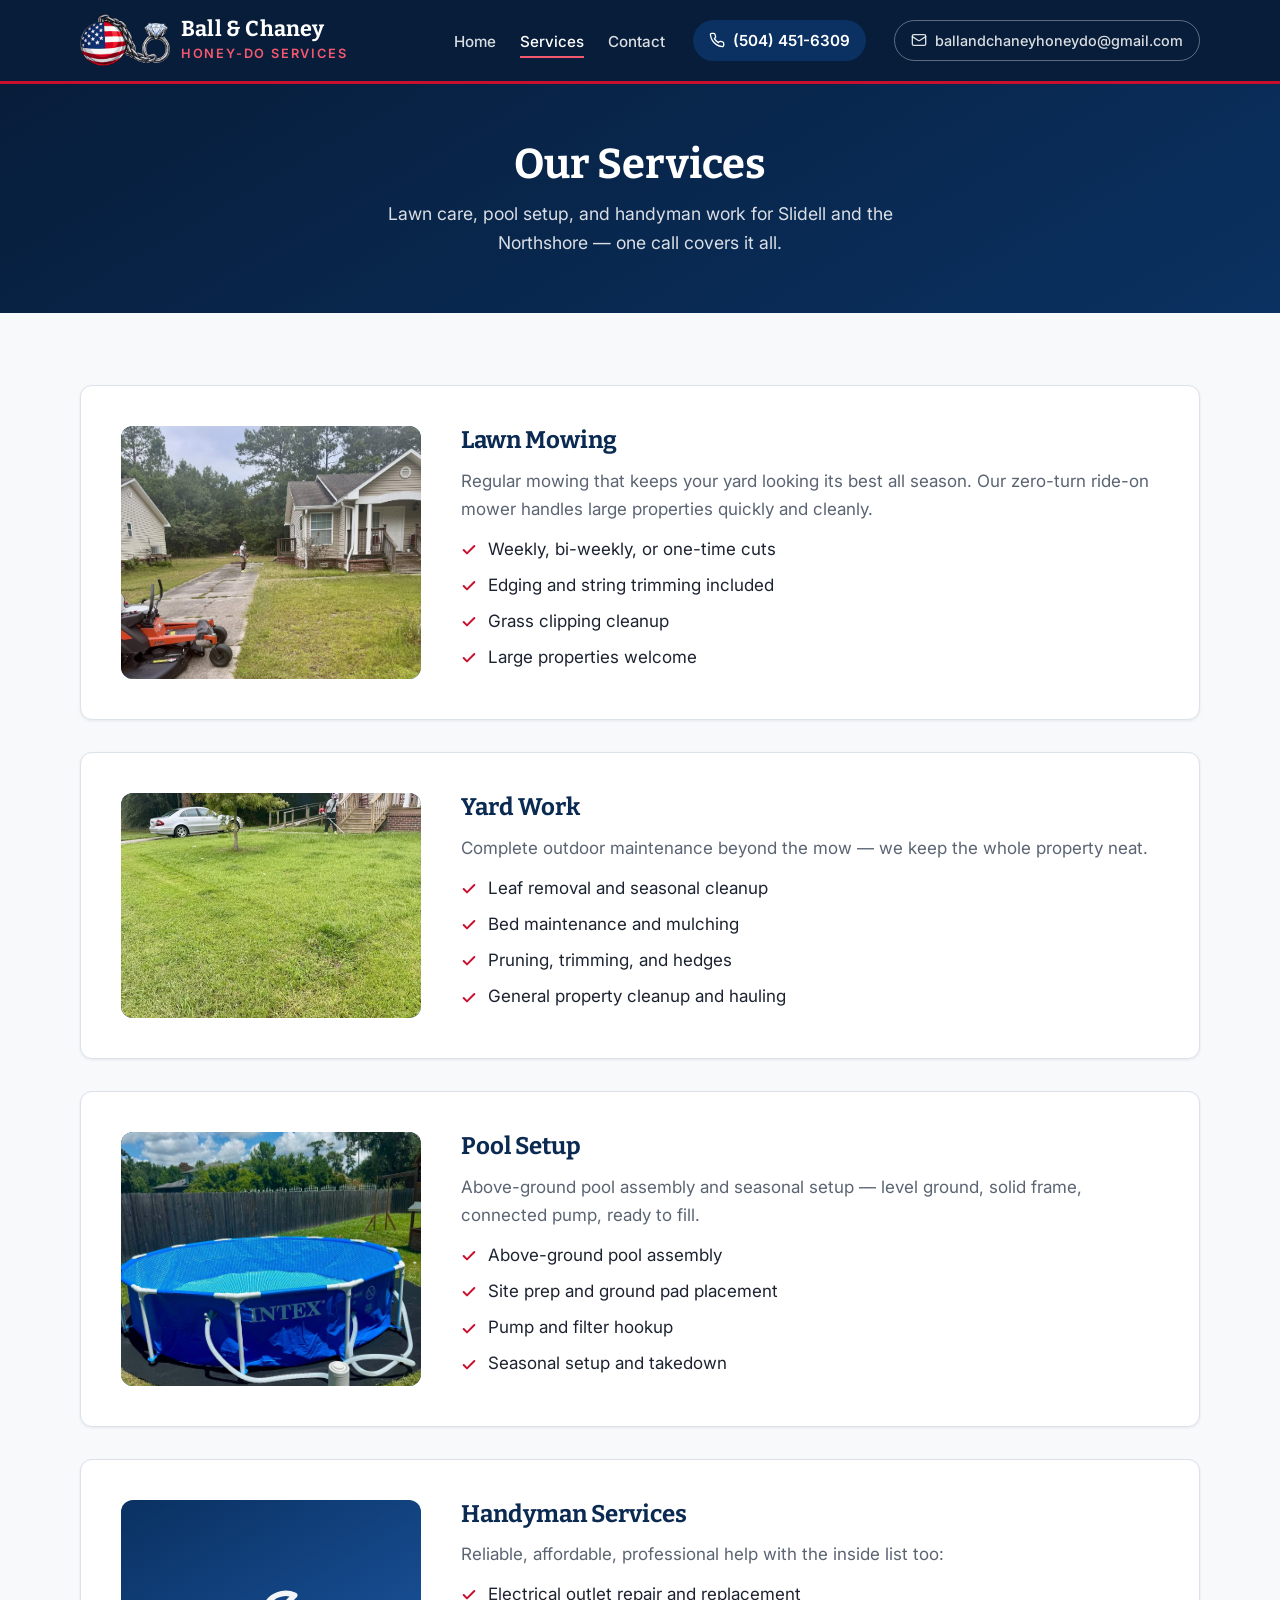
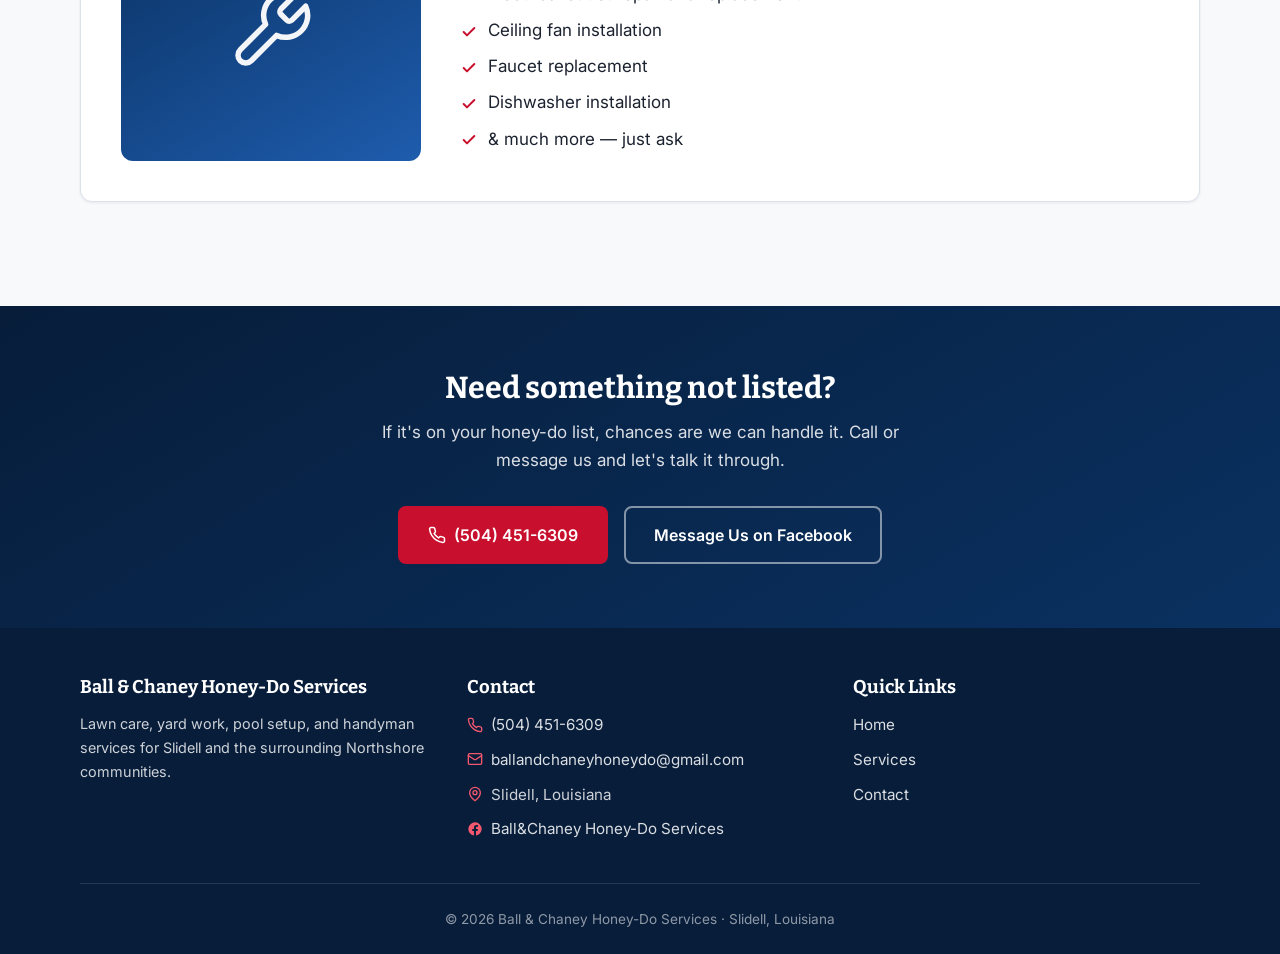
<file: services.html>
<!DOCTYPE html>
<html lang="en">
<head>
    <meta charset="UTF-8">
    <meta name="viewport" content="width=device-width, initial-scale=1.0">
    <title>Services | Ball &amp; Chaney Honey-Do Services | Slidell, LA</title>
    <meta name="description" content="Lawn mowing, yard work, pool setup, and handyman services — ceiling fans, faucets, outlets, dishwasher installs — in Slidell, Louisiana. Call (504) 451-6309.">
    <link rel="icon" type="image/png" href="images/logo-icon.png">
    <link rel="canonical" href="https://ballandchaneyhoneydo.com/services.html">
    <meta property="og:type" content="website">
    <meta property="og:url" content="https://ballandchaneyhoneydo.com/services.html">
    <meta property="og:title" content="Services | Ball & Chaney Honey-Do Services">
    <meta property="og:description" content="Lawn mowing, yard work, pool setup, and handyman services in Slidell, Louisiana.">
    <meta property="og:image" content="https://ballandchaneyhoneydo.com/images/logo.png">
    <link rel="stylesheet" href="styles.css?v=3">
    <link rel="preconnect" href="https://fonts.googleapis.com">
    <link rel="preconnect" href="https://fonts.gstatic.com" crossorigin>
    <link href="https://fonts.googleapis.com/css2?family=Bitter:wght@600;700&family=Inter:wght@400;500;600;700&display=swap" rel="stylesheet">
</head>
<body>
    <header class="header">
        <div class="container">
            <a class="logo" href="index.html">
                <img class="logo-mark" src="images/logo.png" alt="Ball &amp; Chaney logo — an American flag ball and chain with a diamond ring">
                <div>
                    <h1>Ball &amp; Chaney</h1>
                    <p class="tagline">Honey-Do Services</p>
                </div>
            </a>
            <div class="header-right">
                <nav class="navbar" aria-label="Main navigation">
                    <ul>
                        <li><a href="index.html">Home</a></li>
                        <li><a href="services.html" class="active">Services</a></li>
                        <li><a href="contact.html">Contact</a></li>
                    </ul>
                </nav>
                <a class="header-phone" href="tel:+15044516309">
                    <svg viewBox="0 0 24 24" fill="none" stroke="currentColor" stroke-width="2" stroke-linecap="round" stroke-linejoin="round" aria-hidden="true"><path d="M22 16.92v3a2 2 0 0 1-2.18 2 19.79 19.79 0 0 1-8.63-3.07 19.5 19.5 0 0 1-6-6 19.79 19.79 0 0 1-3.07-8.67A2 2 0 0 1 4.11 2h3a2 2 0 0 1 2 1.72c.13.96.36 1.9.7 2.81a2 2 0 0 1-.45 2.11L8.09 9.91a16 16 0 0 0 6 6l1.27-1.27a2 2 0 0 1 2.11-.45c.91.34 1.85.57 2.81.7A2 2 0 0 1 22 16.92z"/></svg>
                    (504) 451-6309
                </a>
                <a class="header-email" href="mailto:ballandchaneyhoneydo@gmail.com">
                    <svg width="16" height="16" viewBox="0 0 24 24" fill="none" stroke="currentColor" stroke-width="2" stroke-linecap="round" stroke-linejoin="round" aria-hidden="true"><rect width="20" height="16" x="2" y="4" rx="2"/><path d="m22 7-8.97 5.7a1.94 1.94 0 0 1-2.06 0L2 7"/></svg>
                    ballandchaneyhoneydo@gmail.com
                </a>
            </div>
        </div>
    </header>

    <section class="page-header">
        <div class="container">
            <h1>Our Services</h1>
            <p>Lawn care, pool setup, and handyman work for Slidell and the Northshore — one call covers it all.</p>
        </div>
    </section>

    <section class="section">
        <div class="container">
            <div class="service-detail">
                <div class="service-panel">
                    <img src="images/mowing-zero-turn.jpg" alt="Zero-turn ride-on mower at a Slidell property" loading="lazy" onerror="this.remove()">
                    <svg viewBox="0 0 24 24" fill="none" stroke="currentColor" stroke-width="1.5" stroke-linecap="round" stroke-linejoin="round" aria-hidden="true"><path d="M4 21c1-4 0-9-2-12 4 1 6 5 6 9M12 21c0-6-1-12-3-16 5 2 7 9 7 14M19 21c.5-3 2-6 4-8-1 4-1 6-2 8"/></svg>
                </div>
                <div class="service-content">
                    <h2>Lawn Mowing</h2>
                    <p>Regular mowing that keeps your yard looking its best all season. Our zero-turn ride-on mower handles large properties quickly and cleanly.</p>
                    <ul>
                        <li>Weekly, bi-weekly, or one-time cuts</li>
                        <li>Edging and string trimming included</li>
                        <li>Grass clipping cleanup</li>
                        <li>Large properties welcome</li>
                    </ul>
                </div>
            </div>

            <div class="service-detail">
                <div class="service-panel">
                    <img src="images/trimming.jpg" alt="Detail trimming along a front porch" loading="lazy" onerror="this.remove()">
                    <svg viewBox="0 0 24 24" fill="none" stroke="currentColor" stroke-width="1.5" stroke-linecap="round" stroke-linejoin="round" aria-hidden="true"><path d="M11 20A7 7 0 0 1 9.8 6.1C15.5 5 17 4.48 19 2c1 2 2 4.18 2 8 0 5.5-4.78 10-10 10Z"/><path d="M2 21c0-3 1.85-5.36 5.08-6C9.5 14.52 12 13 13 12"/></svg>
                </div>
                <div class="service-content">
                    <h2>Yard Work</h2>
                    <p>Complete outdoor maintenance beyond the mow — we keep the whole property neat.</p>
                    <ul>
                        <li>Leaf removal and seasonal cleanup</li>
                        <li>Bed maintenance and mulching</li>
                        <li>Pruning, trimming, and hedges</li>
                        <li>General property cleanup and hauling</li>
                    </ul>
                </div>
            </div>

            <div class="service-detail">
                <div class="service-panel">
                    <img src="images/pool-setup-complete.jpg" alt="Completed above-ground pool installation" loading="lazy" onerror="this.remove()">
                    <svg viewBox="0 0 24 24" fill="none" stroke="currentColor" stroke-width="1.5" stroke-linecap="round" stroke-linejoin="round" aria-hidden="true"><path d="M2 6c.6.5 1.2 1 2.5 1C7 7 7 5 9.5 5c2.6 0 2.4 2 5 2 2.5 0 2.5-2 5-2 1.3 0 1.9.5 2.5 1"/><path d="M2 12c.6.5 1.2 1 2.5 1 2.5 0 2.5-2 5-2 2.6 0 2.4 2 5 2 2.5 0 2.5-2 5-2 1.3 0 1.9.5 2.5 1"/><path d="M2 18c.6.5 1.2 1 2.5 1 2.5 0 2.5-2 5-2 2.6 0 2.4 2 5 2 2.5 0 2.5-2 5-2 1.3 0 1.9.5 2.5 1"/></svg>
                </div>
                <div class="service-content">
                    <h2>Pool Setup</h2>
                    <p>Above-ground pool assembly and seasonal setup — level ground, solid frame, connected pump, ready to fill.</p>
                    <ul>
                        <li>Above-ground pool assembly</li>
                        <li>Site prep and ground pad placement</li>
                        <li>Pump and filter hookup</li>
                        <li>Seasonal setup and takedown</li>
                    </ul>
                </div>
            </div>

            <div class="service-detail">
                <div class="service-panel">
                    <svg viewBox="0 0 24 24" fill="none" stroke="currentColor" stroke-width="1.5" stroke-linecap="round" stroke-linejoin="round" aria-hidden="true"><path d="M14.7 6.3a1 1 0 0 0 0 1.4l1.6 1.6a1 1 0 0 0 1.4 0l3.77-3.77a6 6 0 0 1-7.94 7.94l-6.91 6.91a2.12 2.12 0 0 1-3-3l6.91-6.91a6 6 0 0 1 7.94-7.94l-3.76 3.76z"/></svg>
                </div>
                <div class="service-content">
                    <h2>Handyman Services</h2>
                    <p>Reliable, affordable, professional help with the inside list too:</p>
                    <ul>
                        <li>Electrical outlet repair and replacement</li>
                        <li>Ceiling fan installation</li>
                        <li>Faucet replacement</li>
                        <li>Dishwasher installation</li>
                        <li>&amp; much more — just ask</li>
                    </ul>
                </div>
            </div>
        </div>
    </section>

    <section class="cta-section">
        <div class="container">
            <h2>Need something not listed?</h2>
            <p>If it's on your honey-do list, chances are we can handle it. Call or message us and let's talk it through.</p>
            <div class="cta-actions">
                <a href="tel:+15044516309" class="btn btn-primary">
                    <svg viewBox="0 0 24 24" fill="none" stroke="currentColor" stroke-width="2" stroke-linecap="round" stroke-linejoin="round" aria-hidden="true"><path d="M22 16.92v3a2 2 0 0 1-2.18 2 19.79 19.79 0 0 1-8.63-3.07 19.5 19.5 0 0 1-6-6 19.79 19.79 0 0 1-3.07-8.67A2 2 0 0 1 4.11 2h3a2 2 0 0 1 2 1.72c.13.96.36 1.9.7 2.81a2 2 0 0 1-.45 2.11L8.09 9.91a16 16 0 0 0 6 6l1.27-1.27a2 2 0 0 1 2.11-.45c.91.34 1.85.57 2.81.7A2 2 0 0 1 22 16.92z"/></svg>
                    (504) 451-6309
                </a>
                <a href="https://www.facebook.com/share/196xAoV2Mr/" target="_blank" rel="noopener" class="btn btn-outline">Message Us on Facebook</a>
            </div>
        </div>
    </section>

    <footer class="footer">
        <div class="container">
            <div class="footer-content">
                <div class="footer-logo">
                    <h3>Ball &amp; Chaney Honey-Do Services</h3>
                    <p>Lawn care, yard work, pool setup, and handyman services for Slidell and the surrounding Northshore communities.</p>
                </div>
                <div>
                    <h3>Contact</h3>
                    <ul class="footer-list">
                        <li>
                            <svg viewBox="0 0 24 24" fill="none" stroke="currentColor" stroke-width="2" stroke-linecap="round" stroke-linejoin="round" aria-hidden="true"><path d="M22 16.92v3a2 2 0 0 1-2.18 2 19.79 19.79 0 0 1-8.63-3.07 19.5 19.5 0 0 1-6-6 19.79 19.79 0 0 1-3.07-8.67A2 2 0 0 1 4.11 2h3a2 2 0 0 1 2 1.72c.13.96.36 1.9.7 2.81a2 2 0 0 1-.45 2.11L8.09 9.91a16 16 0 0 0 6 6l1.27-1.27a2 2 0 0 1 2.11-.45c.91.34 1.85.57 2.81.7A2 2 0 0 1 22 16.92z"/></svg>
                            <a href="tel:+15044516309">(504) 451-6309</a>
                        </li>
                        <li>
                            <svg viewBox="0 0 24 24" fill="none" stroke="currentColor" stroke-width="2" stroke-linecap="round" stroke-linejoin="round" aria-hidden="true"><rect width="20" height="16" x="2" y="4" rx="2"/><path d="m22 7-8.97 5.7a1.94 1.94 0 0 1-2.06 0L2 7"/></svg>
                            <a href="mailto:ballandchaneyhoneydo@gmail.com">ballandchaneyhoneydo@gmail.com</a>
                        </li>
                        <li>
                            <svg viewBox="0 0 24 24" fill="none" stroke="currentColor" stroke-width="2" stroke-linecap="round" stroke-linejoin="round" aria-hidden="true"><path d="M20 10c0 6-8 12-8 12s-8-6-8-12a8 8 0 0 1 16 0Z"/><circle cx="12" cy="10" r="3"/></svg>
                            Slidell, Louisiana
                        </li>
                        <li>
                            <svg viewBox="0 0 24 24" fill="currentColor" aria-hidden="true"><path d="M22 12a10 10 0 1 0-11.56 9.88v-6.99H7.9V12h2.54V9.8c0-2.5 1.49-3.89 3.77-3.89 1.09 0 2.23.2 2.23.2v2.46h-1.26c-1.24 0-1.63.77-1.63 1.56V12h2.78l-.44 2.89h-2.34v6.99A10 10 0 0 0 22 12Z"/></svg>
                            <a href="https://www.facebook.com/share/196xAoV2Mr/" target="_blank" rel="noopener">Ball&amp;Chaney Honey-Do Services</a>
                        </li>
                    </ul>
                </div>
                <div>
                    <h3>Quick Links</h3>
                    <ul class="footer-list">
                        <li><a href="index.html">Home</a></li>
                        <li><a href="services.html">Services</a></li>
                        <li><a href="contact.html">Contact</a></li>
                    </ul>
                </div>
            </div>
            <div class="copyright">
                <p>&copy; 2026 Ball &amp; Chaney Honey-Do Services &middot; Slidell, Louisiana</p>
            </div>
        </div>
    </footer>
</body>
</html>
</file>
<file: styles.css>
/* ============================================================
   Ball & Chaney Honey-Do Services — styles.css
   ============================================================ */

:root {
    /* Old Glory red/white/blue */
    --navy-950: #071d3a;
    --navy-900: #0a2a52;
    --navy-800: #0a3161;
    --navy-700: #14498c;
    --navy-600: #1e5cad;
    --navy-100: #e3ebf5;
    --navy-50:  #eef3f9;
    --cream:     #f8f9fb;
    --red:       #c8102e;
    --red-dark:  #9e0c24;
    --red-light: #f4586e;
    --ink:       #1c2330;
    --muted:     #5a6472;
    --line:      #dbe2ea;
    --white:     #ffffff;
    --radius:    12px;
    --shadow-sm: 0 1px 3px rgba(7, 29, 58, 0.08);
    --shadow-md: 0 6px 20px rgba(7, 29, 58, 0.14);
}

* {
    margin: 0;
    padding: 0;
    box-sizing: border-box;
}

html {
    scroll-behavior: smooth;
}

body {
    font-family: 'Inter', system-ui, -apple-system, sans-serif;
    font-size: 1.0625rem;
    line-height: 1.65;
    color: var(--ink);
    background-color: var(--cream);
    -webkit-font-smoothing: antialiased;
}

h1, h2, h3, h4 {
    font-family: 'Bitter', Georgia, serif;
    line-height: 1.2;
    color: var(--navy-900);
}

img, svg {
    max-width: 100%;
}

.container {
    width: min(92%, 1120px);
    margin: 0 auto;
}

/* ---------- Header ---------- */

.header {
    background-color: var(--navy-950);
    color: var(--white);
    position: sticky;
    top: 0;
    z-index: 100;
    border-bottom: 3px solid var(--red);
}

.header .container {
    display: flex;
    justify-content: space-between;
    align-items: center;
    gap: 1rem;
    padding: 0.9rem 0;
    flex-wrap: wrap;
}

.logo {
    display: flex;
    align-items: center;
    gap: 0.7rem;
    text-decoration: none;
    color: var(--white);
}

.logo-mark {
    flex-shrink: 0;
    width: auto;
    height: 52px;
}

.logo h1 {
    font-size: 1.35rem;
    font-weight: 700;
    color: var(--white);
    letter-spacing: 0.01em;
}

.tagline {
    font-size: 0.8rem;
    letter-spacing: 0.14em;
    text-transform: uppercase;
    color: var(--red-light);
    font-weight: 600;
}

.header-right {
    display: flex;
    align-items: center;
    gap: 1.75rem;
    flex-wrap: wrap;
}

.navbar ul {
    display: flex;
    list-style: none;
    gap: 1.5rem;
}

.navbar a {
    color: rgba(255, 255, 255, 0.85);
    text-decoration: none;
    font-weight: 500;
    font-size: 0.95rem;
    padding: 0.35rem 0;
    border-bottom: 2px solid transparent;
    transition: color 0.2s, border-color 0.2s;
}

.navbar a:hover {
    color: var(--white);
}

.navbar a.active {
    color: var(--white);
    border-bottom-color: var(--red-light);
}

.header-phone {
    display: inline-flex;
    align-items: center;
    gap: 0.5rem;
    color: var(--white);
    text-decoration: none;
    font-weight: 600;
    font-size: 0.95rem;
    background-color: var(--navy-800);
    padding: 0.5rem 1rem;
    border-radius: 999px;
    transition: background-color 0.2s;
}

.header-phone:hover {
    background-color: var(--navy-700);
}

.header-phone svg {
    width: 16px;
    height: 16px;
}

.header-email {
    display: inline-flex;
    align-items: center;
    gap: 0.5rem;
    color: rgba(255, 255, 255, 0.85);
    text-decoration: none;
    font-weight: 500;
    font-size: 0.9rem;
    padding: 0.5rem 1rem;
    border: 1px solid rgba(255, 255, 255, 0.35);
    border-radius: 999px;
    transition: color 0.2s, border-color 0.2s;
}

.header-email:hover {
    color: var(--white);
    border-color: rgba(255, 255, 255, 0.7);
}

.header-email svg {
    width: 16px;
    height: 16px;
    flex-shrink: 0;
}

@media (max-width: 1100px) {
    /* keep the header to one tidy row on mid-size screens */
    .header-email {
        display: none;
    }
}

@media (max-width: 720px) {
    /* stacked mobile header has room again */
    .header-email {
        display: inline-flex;
    }
}

/* ---------- Hero ---------- */

.hero {
    background-color: var(--navy-900);
    background-image:
        radial-gradient(ellipse at 20% -20%, rgba(200, 16, 46, 0.25), transparent 55%),
        radial-gradient(ellipse at 90% 110%, rgba(30, 92, 173, 0.45), transparent 60%),
        linear-gradient(160deg, var(--navy-950), var(--navy-800));
    color: var(--white);
    padding: 5.5rem 0 6.5rem;
    position: relative;
    overflow: hidden;
}

.hero::after {
    /* subtle grass silhouette along the bottom edge */
    content: "";
    position: absolute;
    left: 0;
    right: 0;
    bottom: -2px;
    height: 60px;
    background-image: url("data:image/svg+xml,%3Csvg xmlns='http://www.w3.org/2000/svg' viewBox='0 0 1200 60' preserveAspectRatio='none'%3E%3Cpath d='M0 60 L0 38 Q30 20 45 40 Q60 12 80 38 Q95 22 110 42 Q130 8 150 40 Q165 25 180 42 Q200 14 220 40 Q238 24 255 43 Q275 10 295 40 Q310 26 325 43 Q345 15 365 41 Q382 24 400 43 Q420 9 440 40 Q455 25 470 42 Q490 13 510 40 Q527 23 545 42 Q565 11 585 40 Q600 26 615 43 Q635 16 655 41 Q672 24 690 42 Q710 10 730 40 Q745 25 760 43 Q780 14 800 40 Q818 23 835 42 Q855 12 875 40 Q890 26 905 43 Q925 15 945 41 Q962 24 980 42 Q1000 9 1020 40 Q1035 25 1050 43 Q1070 13 1090 40 Q1107 22 1125 42 Q1145 11 1165 40 Q1180 24 1200 38 L1200 60 Z' fill='%23f8f9fb'/%3E%3C/svg%3E");
    background-size: 100% 100%;
}

.hero-content {
    max-width: 640px;
}

.kicker {
    display: inline-block;
    font-size: 0.8rem;
    font-weight: 700;
    letter-spacing: 0.16em;
    text-transform: uppercase;
    color: var(--red-light);
    margin-bottom: 1rem;
}

.hero-content h2 {
    font-size: clamp(2rem, 4.5vw, 3rem);
    color: var(--white);
    margin-bottom: 1.25rem;
}

.hero-content > p {
    font-size: 1.15rem;
    color: rgba(255, 255, 255, 0.85);
    margin-bottom: 2rem;
}

.hero-actions {
    display: flex;
    gap: 1rem;
    flex-wrap: wrap;
}

/* ---------- Buttons ---------- */

.btn {
    display: inline-flex;
    align-items: center;
    gap: 0.55rem;
    padding: 0.85rem 1.75rem;
    border-radius: 8px;
    text-decoration: none;
    font-weight: 600;
    font-size: 1rem;
    border: 2px solid transparent;
    cursor: pointer;
    transition: transform 0.15s, box-shadow 0.15s, background-color 0.15s;
}

.btn svg {
    width: 18px;
    height: 18px;
    flex-shrink: 0;
}

.btn:hover {
    transform: translateY(-2px);
    box-shadow: var(--shadow-md);
}

.btn-primary {
    background-color: var(--red);
    color: var(--white);
}

.btn-primary:hover {
    background-color: var(--red-dark);
}

.btn-secondary {
    background-color: var(--navy-700);
    color: var(--white);
}

.btn-secondary:hover {
    background-color: var(--navy-600);
}

.btn-outline {
    background-color: transparent;
    color: var(--white);
    border-color: rgba(255, 255, 255, 0.5);
}

.btn-outline:hover {
    border-color: var(--white);
    background-color: rgba(255, 255, 255, 0.08);
}

/* ---------- Trust bar ---------- */

.trust-bar {
    background-color: var(--white);
    border-bottom: 1px solid var(--line);
    padding: 1.4rem 0;
}

.trust-bar .container {
    display: flex;
    justify-content: center;
    gap: 3rem;
    flex-wrap: wrap;
}

.trust-item {
    display: flex;
    align-items: center;
    gap: 0.6rem;
    font-weight: 600;
    font-size: 0.95rem;
    color: var(--navy-800);
}

.trust-item svg {
    width: 20px;
    height: 20px;
    color: var(--red-dark);
    flex-shrink: 0;
}

/* ---------- Section scaffolding ---------- */

.section {
    padding: 4.5rem 0;
}

.section-alt {
    background-color: var(--white);
    border-top: 1px solid var(--line);
    border-bottom: 1px solid var(--line);
}

.section-head {
    text-align: center;
    max-width: 620px;
    margin: 0 auto 3rem;
}

.section-head h2 {
    font-size: 2rem;
    margin-bottom: 0.75rem;
}

.section-head p {
    color: var(--muted);
}

/* ---------- Service cards ---------- */

.service-grid {
    display: grid;
    grid-template-columns: repeat(auto-fit, minmax(240px, 1fr));
    gap: 1.5rem;
    margin-bottom: 2.5rem;
}

.service-card {
    background: var(--white);
    border: 1px solid var(--line);
    border-radius: var(--radius);
    padding: 2.25rem 1.9rem;
    box-shadow: var(--shadow-sm);
    transition: transform 0.2s, box-shadow 0.2s;
}

.service-card:hover {
    transform: translateY(-4px);
    box-shadow: var(--shadow-md);
}

.service-icon {
    width: 56px;
    height: 56px;
    border-radius: 12px;
    background-color: var(--navy-100);
    color: var(--navy-700);
    display: flex;
    align-items: center;
    justify-content: center;
    margin-bottom: 1.25rem;
}

.service-icon svg {
    width: 30px;
    height: 30px;
}

.service-card h3 {
    font-size: 1.25rem;
    margin-bottom: 0.6rem;
}

.service-card p {
    color: var(--muted);
    font-size: 0.98rem;
}

.text-center {
    text-align: center;
}

/* ---------- Gallery ---------- */

.gallery-grid {
    display: grid;
    grid-template-columns: repeat(auto-fill, minmax(280px, 1fr));
    gap: 1.25rem;
}

.gallery-item {
    margin: 0;
    border-radius: var(--radius);
    overflow: hidden;
    background: var(--white);
    border: 1px solid var(--line);
    box-shadow: var(--shadow-sm);
}

.gallery-item img {
    display: block;
    width: 100%;
    height: 240px;
    object-fit: cover;
    transition: transform 0.3s;
}

.gallery-item:hover img {
    transform: scale(1.03);
}

.gallery-item figcaption {
    padding: 0.7rem 1rem;
    font-size: 0.9rem;
    font-weight: 600;
    color: var(--navy-800);
}

/* ---------- Why choose us ---------- */

.why-grid {
    display: grid;
    grid-template-columns: repeat(auto-fit, minmax(240px, 1fr));
    gap: 2rem;
}

.why-item {
    display: flex;
    gap: 1rem;
    align-items: flex-start;
}

.why-item svg {
    width: 26px;
    height: 26px;
    color: var(--navy-700);
    flex-shrink: 0;
    margin-top: 0.2rem;
}

.why-item h3 {
    font-size: 1.05rem;
    margin-bottom: 0.35rem;
}

.why-item p {
    color: var(--muted);
    font-size: 0.95rem;
}

/* ---------- Testimonials ---------- */

.testimonial-grid {
    display: grid;
    grid-template-columns: repeat(auto-fit, minmax(280px, 1fr));
    gap: 1.75rem;
}

.testimonial-card {
    background: var(--white);
    border: 1px solid var(--line);
    border-radius: var(--radius);
    padding: 2rem 1.9rem;
    box-shadow: var(--shadow-sm);
    display: flex;
    flex-direction: column;
    gap: 1.1rem;
}

.testimonial-stars {
    color: var(--red);
    display: flex;
    gap: 0.2rem;
}

.testimonial-stars svg {
    width: 18px;
    height: 18px;
}

.testimonial-card blockquote {
    margin: 0;
    font-size: 1rem;
    color: var(--ink);
    flex: 1;
}

.testimonial-card blockquote::before {
    content: "\201C";
}

.testimonial-card blockquote::after {
    content: "\201D";
}

.testimonial-card cite {
    font-style: normal;
    font-weight: 600;
    color: var(--navy-800);
    font-size: 0.95rem;
}

.testimonial-card cite span {
    display: block;
    font-weight: 400;
    color: var(--muted);
    font-size: 0.85rem;
}

.testimonial-invite {
    flex: 1;
    color: var(--ink);
}

/* ---------- About owners ---------- */

.about-owners {
    display: flex;
    align-items: center;
    gap: 2.5rem;
    max-width: 820px;
    margin: 0 auto;
}

.about-owners img {
    width: 180px;
    height: 180px;
    object-fit: cover;
    border-radius: 50%;
    border: 4px solid var(--red);
    box-shadow: var(--shadow-md);
    flex-shrink: 0;
}

.about-owners h2 {
    font-size: 1.6rem;
    margin-bottom: 0.75rem;
}

.about-owners p {
    color: var(--muted);
}

@media (max-width: 640px) {
    .about-owners {
        flex-direction: column;
        text-align: center;
        gap: 1.5rem;
    }
}

/* ---------- CTA section ---------- */

.cta-section {
    background-color: var(--navy-900);
    background-image: linear-gradient(150deg, var(--navy-950), var(--navy-800));
    color: var(--white);
    padding: 4rem 0;
    text-align: center;
}

.cta-section h2 {
    color: var(--white);
    font-size: 1.9rem;
    margin-bottom: 0.75rem;
}

.cta-section p {
    color: rgba(255, 255, 255, 0.85);
    margin-bottom: 2rem;
    max-width: 540px;
    margin-left: auto;
    margin-right: auto;
}

.cta-actions {
    display: flex;
    gap: 1rem;
    justify-content: center;
    flex-wrap: wrap;
}

/* ---------- Footer ---------- */

.footer {
    background-color: var(--navy-950);
    color: rgba(255, 255, 255, 0.8);
    padding: 3rem 0 1.5rem;
}

.footer a {
    color: rgba(255, 255, 255, 0.85);
    text-decoration: none;
}

.footer a:hover {
    color: var(--red-light);
}

.footer-content {
    display: grid;
    grid-template-columns: repeat(auto-fit, minmax(220px, 1fr));
    gap: 2.5rem;
    padding-bottom: 2rem;
}

.footer h3 {
    color: var(--white);
    font-size: 1.15rem;
    margin-bottom: 0.9rem;
}

.footer-logo p {
    font-size: 0.9rem;
}

.footer-list {
    list-style: none;
}

.footer-list li {
    margin-bottom: 0.6rem;
    display: flex;
    align-items: center;
    gap: 0.55rem;
    font-size: 0.95rem;
}

.footer-list svg {
    width: 16px;
    height: 16px;
    color: var(--red-light);
    flex-shrink: 0;
}

.copyright {
    text-align: center;
    padding-top: 1.5rem;
    border-top: 1px solid rgba(255, 255, 255, 0.12);
    font-size: 0.85rem;
    color: rgba(255, 255, 255, 0.55);
}

/* ---------- Inner-page header ---------- */

.page-header {
    background-color: var(--navy-900);
    background-image: linear-gradient(150deg, var(--navy-950), var(--navy-800));
    color: var(--white);
    text-align: center;
    padding: 3.5rem 0;
}

.page-header h1 {
    color: var(--white);
    font-size: clamp(1.9rem, 4vw, 2.6rem);
    margin-bottom: 0.6rem;
}

.page-header p {
    color: rgba(255, 255, 255, 0.85);
    font-size: 1.1rem;
    max-width: 560px;
    margin: 0 auto;
}

/* ---------- Services page ---------- */

.service-detail {
    display: grid;
    grid-template-columns: 300px 1fr;
    gap: 2.5rem;
    align-items: center;
    background: var(--white);
    border: 1px solid var(--line);
    border-radius: var(--radius);
    padding: 2.5rem;
    box-shadow: var(--shadow-sm);
    margin-bottom: 2rem;
}

.service-panel {
    background: linear-gradient(150deg, var(--navy-800), var(--navy-600));
    border-radius: var(--radius);
    display: flex;
    align-items: center;
    justify-content: center;
    color: var(--white);
    min-height: 220px;
    position: relative;
    overflow: hidden;
    align-self: stretch;
}

.service-panel img {
    position: absolute;
    inset: 0;
    width: 100%;
    height: 100%;
    object-fit: cover;
    z-index: 1;
}

.service-panel svg {
    width: 88px;
    height: 88px;
    opacity: 0.95;
}

.service-content h2 {
    font-size: 1.5rem;
    margin-bottom: 0.75rem;
}

.service-content > p {
    color: var(--muted);
    margin-bottom: 0.75rem;
}

.service-content ul {
    list-style: none;
    margin-top: 0.5rem;
}

.service-content li {
    padding-left: 1.7rem;
    position: relative;
    margin-bottom: 0.5rem;
}

.service-content li::before {
    content: "";
    position: absolute;
    left: 0;
    top: 0.42em;
    width: 16px;
    height: 16px;
    background-image: url("data:image/svg+xml,%3Csvg xmlns='http://www.w3.org/2000/svg' viewBox='0 0 24 24' fill='none' stroke='%23c8102e' stroke-width='3' stroke-linecap='round' stroke-linejoin='round'%3E%3Cpath d='M20 6 9 17l-5-5'/%3E%3C/svg%3E");
    background-size: contain;
    background-repeat: no-repeat;
}

/* ---------- Contact page ---------- */

.contact-grid {
    display: grid;
    grid-template-columns: repeat(auto-fit, minmax(260px, 1fr));
    gap: 1.75rem;
    max-width: 900px;
    margin: 0 auto;
}

.contact-card {
    background: var(--white);
    border: 1px solid var(--line);
    border-radius: var(--radius);
    padding: 2.25rem 1.9rem;
    text-align: center;
    box-shadow: var(--shadow-sm);
    transition: transform 0.2s, box-shadow 0.2s;
}

.contact-card:hover {
    transform: translateY(-4px);
    box-shadow: var(--shadow-md);
}

.contact-card .service-icon {
    margin: 0 auto 1.25rem;
}

.contact-card h3 {
    font-size: 1.15rem;
    margin-bottom: 0.4rem;
}

.contact-card p {
    color: var(--muted);
    font-size: 0.95rem;
    margin-bottom: 1.1rem;
}

.contact-link {
    font-weight: 600;
    color: var(--navy-700);
    text-decoration: none;
    font-size: 1.05rem;
    word-break: break-word;
}

.contact-link:hover {
    color: var(--navy-900);
    text-decoration: underline;
}

.map-container {
    max-width: 900px;
    margin: 0 auto;
    border-radius: var(--radius);
    overflow: hidden;
    box-shadow: var(--shadow-md);
    border: 1px solid var(--line);
}

.map-container iframe {
    display: block;
    width: 100%;
    height: 400px;
    border: 0;
}

/* ---------- Responsive ---------- */

@media (max-width: 860px) {
    .service-detail {
        grid-template-columns: 1fr;
        padding: 1.75rem;
    }

    .service-panel {
        min-height: 150px;
    }

    .service-panel svg {
        width: 64px;
        height: 64px;
    }
}

@media (max-width: 720px) {
    .header .container {
        flex-direction: column;
        text-align: center;
        padding: 0.9rem 0 1.1rem;
    }

    .header-right {
        justify-content: center;
        gap: 1rem;
    }

    .hero {
        padding: 3.5rem 0 5rem;
        text-align: center;
    }

    .hero-content {
        margin: 0 auto;
    }

    .hero-actions {
        justify-content: center;
    }

    .trust-bar .container {
        gap: 1rem 2rem;
    }

    .section {
        padding: 3rem 0;
    }
}
</file>
